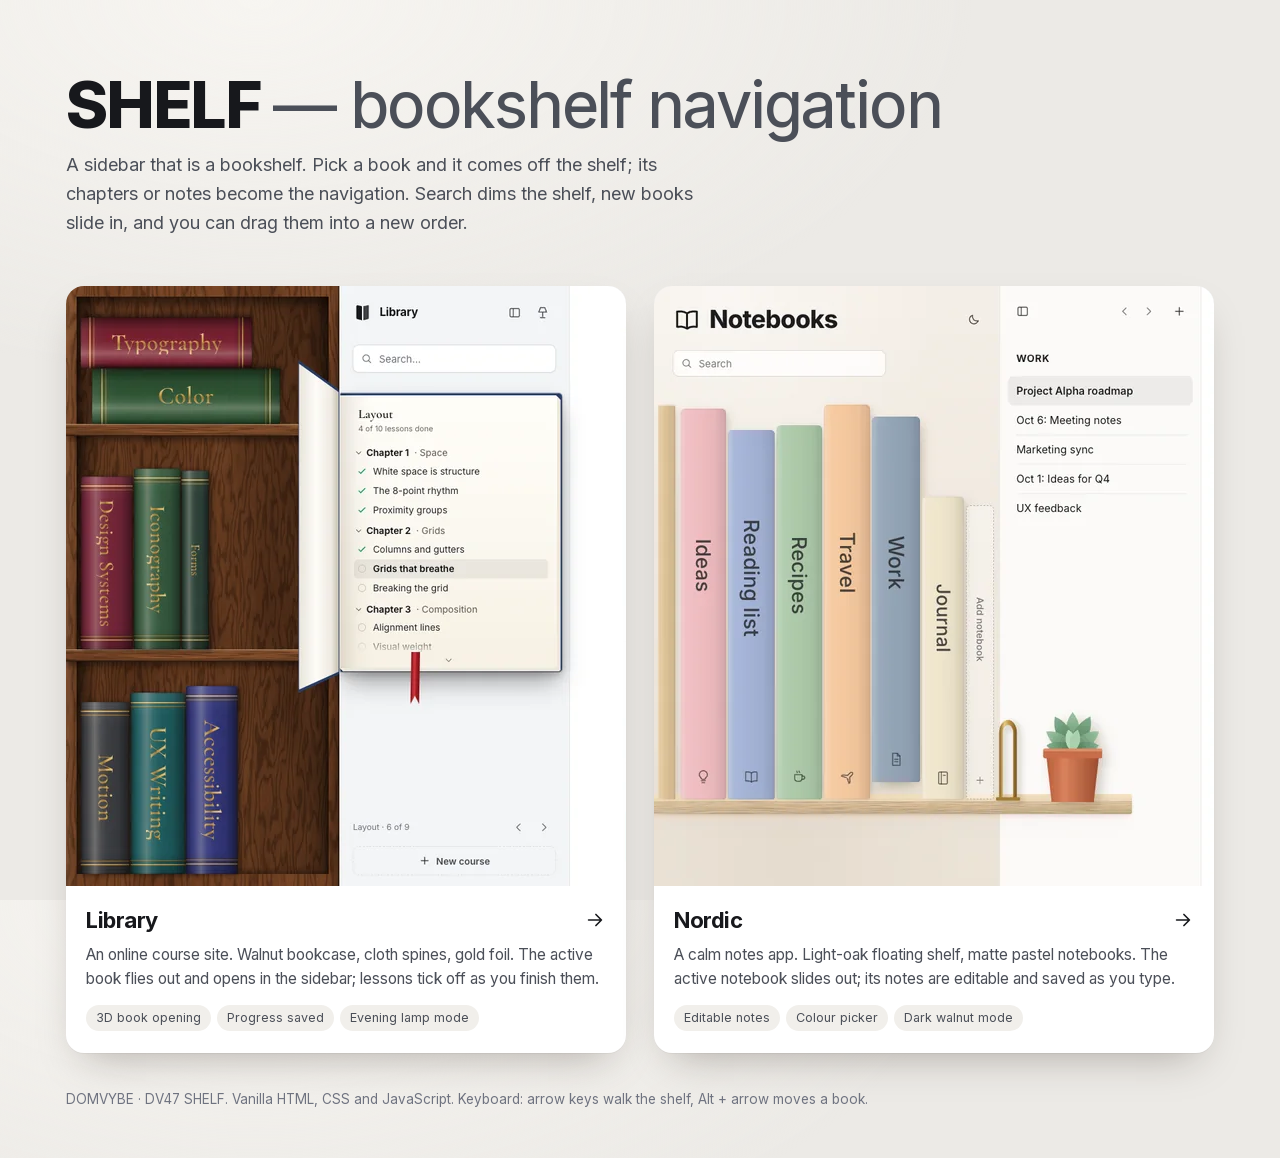
<file: index.html>
<!doctype html>
<html lang="en">
<head>
  <meta charset="utf-8">
  <meta name="viewport" content="width=device-width, initial-scale=1, viewport-fit=cover">
  <title>SHELF · Bookshelf navigation</title>
  <meta name="description" content="SHELF: a sidebar that is a bookshelf. Two looks: Library (walnut, cloth and gold foil) and Nordic (light oak, pastel notebooks).">
  <meta name="color-scheme" content="light">
  <link rel="stylesheet" href="shared/base.css">
  <style>
    :root { --ink: #17181c; --ink-2: #4b4f58; --muted: #6f7380; --bg: #eceae6; --card: #ffffff; --ring: #2563eb; }
    body { overflow: auto; background: radial-gradient(ellipse 80% 60% at 20% 0%, #f7f5f1, transparent 70%), var(--bg); color: var(--ink); min-height: 100%; }
    .wrap { max-width: 1180px; margin: 0 auto; padding: clamp(28px, 6vw, 72px) 16px 48px; }
    h1 { font-size: clamp(32px, 5.4vw, 64px); line-height: 1.02; letter-spacing: -.035em; font-weight: 800; }
    h1 span { font-weight: 450; color: var(--ink-2); }
    .lede { margin-top: 14px; max-width: 58ch; font-size: clamp(16px, 1.6vw, 18px); line-height: 1.6; color: var(--ink-2); }
    .grid { display: grid; grid-template-columns: repeat(auto-fit, minmax(min(100%, 420px), 1fr)); gap: clamp(16px, 2.4vw, 28px); margin-top: clamp(28px, 4vw, 48px); }
    .card { display: flex; flex-direction: column; border-radius: 18px; background: var(--card); color: inherit; text-decoration: none; overflow: hidden;
      box-shadow: 0 1px 0 rgba(0,0,0,.04), 0 18px 40px -18px rgba(40, 30, 20, .35); transition: transform .35s cubic-bezier(.2, 1.2, .4, 1), box-shadow .3s; }
    .card:hover { transform: translateY(-4px); box-shadow: 0 1px 0 rgba(0,0,0,.04), 0 28px 50px -20px rgba(40, 30, 20, .45); }
    .card:focus-visible { outline: 3px solid var(--ring); outline-offset: 4px; border-radius: 18px; }
    .card img { display: block; width: 100%; aspect-ratio: 16 / 10; object-fit: cover; object-position: left top; background: #ddd; }
    .card__b { padding: 18px 20px 22px; }
    .card h2 { font-size: 22px; letter-spacing: -.02em; display: flex; align-items: center; justify-content: space-between; gap: 12px; }
    .card h2 svg { width: 22px; height: 22px; flex: none; transition: transform .3s; }
    .card:hover h2 svg { transform: translateX(4px); }
    .card p { margin-top: 6px; color: var(--ink-2); line-height: 1.55; font-size: 15.5px; }
    .tags { display: flex; flex-wrap: wrap; gap: 6px; margin-top: 14px; }
    .tags li { font-size: 12.5px; padding: 4px 10px; border-radius: 99px; background: #f1efeb; color: var(--ink-2); }
    footer { margin-top: 36px; font-size: 13.5px; color: var(--muted); }
  </style>
</head>
<body>
<main class="wrap">
  <h1>SHELF <span>— bookshelf navigation</span></h1>
  <p class="lede">A sidebar that is a bookshelf. Pick a book and it comes off the shelf; its chapters or notes become the navigation. Search dims the shelf, new books slide in, and you can drag them into a new order.</p>
  <div class="grid">
    <a class="card" href="library/">
      <img src="thumbs/library.webp" width="960" height="600" alt="Library: a walnut bookcase with cloth spines and gold titles; the Layout book lies open in the sidebar beside a lesson called Grids that breathe.">
      <div class="card__b">
        <h2>Library <svg viewBox="0 0 24 24" fill="none" stroke="currentColor" stroke-width="1.8" stroke-linecap="round" stroke-linejoin="round" aria-hidden="true"><path d="M5 12h14M13 6l6 6-6 6"/></svg></h2>
        <p>An online course site. Walnut bookcase, cloth spines, gold foil. The active book flies out and opens in the sidebar; lessons tick off as you finish them.</p>
        <ul class="tags"><li>3D book opening</li><li>Progress saved</li><li>Evening lamp mode</li></ul>
      </div>
    </a>
    <a class="card" href="nordic/">
      <img src="thumbs/nordic.webp" width="960" height="600" alt="Nordic: pastel notebooks on a light-oak floating shelf with a brass bookend and a small plant; the Work notebook's notes list beside an open note.">
      <div class="card__b">
        <h2>Nordic <svg viewBox="0 0 24 24" fill="none" stroke="currentColor" stroke-width="1.8" stroke-linecap="round" stroke-linejoin="round" aria-hidden="true"><path d="M5 12h14M13 6l6 6-6 6"/></svg></h2>
        <p>A calm notes app. Light-oak floating shelf, matte pastel notebooks. The active notebook slides out; its notes are editable and saved as you type.</p>
        <ul class="tags"><li>Editable notes</li><li>Colour picker</li><li>Dark walnut mode</li></ul>
      </div>
    </a>
  </div>
  <footer>DOMVYBE · DV47 SHELF. Vanilla HTML, CSS and JavaScript. Keyboard: arrow keys walk the shelf, Alt + arrow moves a book.</footer>
</main>
</body>
</html>
</file>
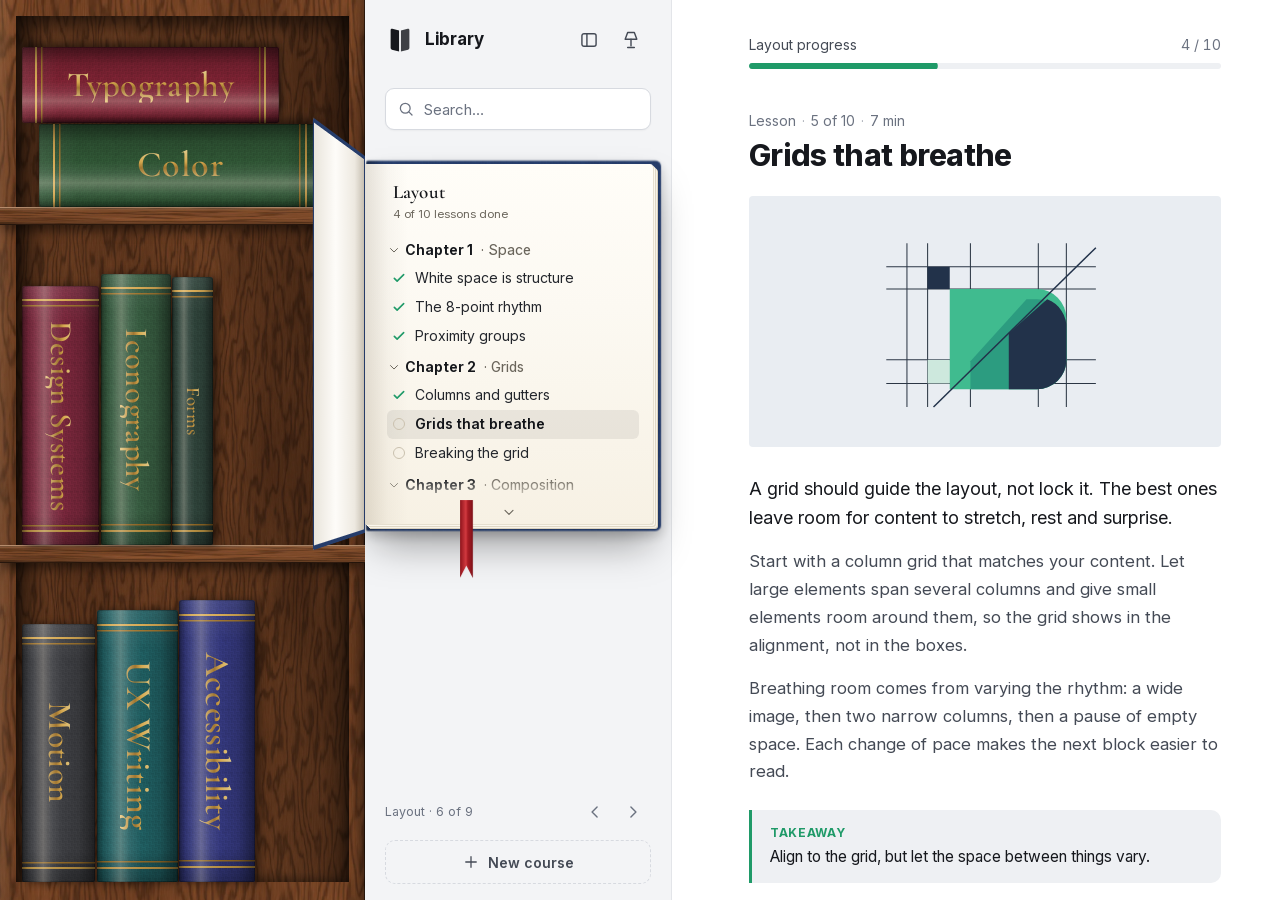
<file: library/index.html>
<!doctype html>
<html lang="en">
<head>
  <meta charset="utf-8">
  <meta name="viewport" content="width=device-width, initial-scale=1, viewport-fit=cover">
  <title>Library · SHELF</title>
  <meta name="description" content="SHELF · Library: a course website whose sidebar is a walnut bookshelf. Pick a book and it opens in the sidebar.">
  <meta name="color-scheme" content="light">
  <link rel="preload" href="../shared/fonts/Inter-var.woff2" as="font" type="font/woff2" crossorigin>
  <link rel="preload" href="../shared/fonts/cormorant-600.woff2" as="font" type="font/woff2" crossorigin>
  <link rel="stylesheet" href="../shared/base.css">
  <link rel="stylesheet" href="library.css">
  <script>try { const t = localStorage.getItem('shelf.library.theme'); document.documentElement.dataset.theme = t === 'dark' ? 'dark' : 'light'; /* the concept's look by default; dark only from the toggle */ } catch (e) { document.documentElement.dataset.theme = 'light'; }</script>
</head>
<body>
<a class="skip" href="#lesson">Skip to lesson</a>
<div class="app" id="app" data-layout="desk">

  <nav class="case" aria-label="Course shelf">
    <h2 class="sr-only" id="shelf-title">Courses</h2>
    <p class="sr-only" id="shelf-help">Arrow keys move between books. Enter opens a book. Alt with an arrow key moves the book along the shelf.</p>
    <div class="case__scene" id="scene"></div>
    <div class="case__light" aria-hidden="true"><i class="lamp"></i></div>
  </nav>

  <aside class="side" aria-label="Course contents">
    <header class="side__top">
      <a class="logo" href="../" aria-label="SHELF home">
        <svg viewBox="0 0 32 32" aria-hidden="true"><path d="M6 5.5c0-1 .8-1.6 1.8-1.4L15 5.8v22.4l-7.6-1.9A1.8 1.8 0 0 1 6 24.6V5.5Z" fill="currentColor"/><path d="M26 5.5c0-1-.8-1.6-1.8-1.4L17 5.8v22.4l7.6-1.9a1.8 1.8 0 0 0 1.4-1.7V5.5Z" fill="currentColor" opacity=".82"/></svg>
        <span class="logo__word">Library</span>
      </a>
      <div class="side__tools">
        <button class="ib" type="button" id="search-toggle" aria-label="Search courses" aria-expanded="false" aria-controls="search-row"></button>
        <button class="ib" type="button" id="rail" aria-label="Collapse shelf to a rail" aria-pressed="false"></button>
        <button class="ib" type="button" id="theme" aria-label="Evening lamp" aria-pressed="false"></button>
        <button class="ib" type="button" id="add-top" aria-label="New course"></button>
      </div>
    </header>

    <div class="search" id="search-row" role="search">
      <label class="sr-only" for="q">Search courses and lessons</label>
      <span class="search__i" aria-hidden="true"></span>
      <input id="q" type="search" placeholder="Search…" autocomplete="off" spellcheck="false" aria-describedby="search-count">
      <button class="search__x" type="button" id="q-clear" aria-label="Clear search" hidden></button>
      <span class="sr-only" id="search-count"></span>
    </div>

    <div class="tome-wrap" id="tome-wrap">
      <div class="tome" id="tome" hidden>
        <div class="tome__body" id="tome-body">
          <div class="tome__back"></div>
          <div class="tome__block"><i></i></div>
          <div class="tome__spine"><span class="tome__spine-t"></span></div>
          <section class="tome__page" id="tome-page" aria-labelledby="tome-title">
            <h2 class="tome__title" id="tome-title"></h2>
            <p class="tome__meta" id="tome-meta"></p>
            <div class="tree-host" id="tree-host"></div>
            <span class="tome__more" aria-hidden="true"></span>
          </section>
          <div class="tome__front" id="tome-front">
            <div class="tome__out"><span class="tome__foil"></span></div>
            <div class="tome__in"></div>
          </div>
          <i class="tome__ribbon" aria-hidden="true"></i>
        </div>
      </div>
      <p class="side__empty" id="side-empty" hidden>Pick a book from the shelf to open its chapters.</p>
    </div>

    <footer class="side__foot">
      <div class="mover" id="mover" role="group" aria-label="Shelf position">
        <span class="mover__l" id="mover-label">Shelf position</span>
        <button class="ib ib--s" type="button" id="move-prev" aria-label="Move book left on the shelf"></button>
        <button class="ib ib--s" type="button" id="move-next" aria-label="Move book right on the shelf"></button>
      </div>
      <button class="add" type="button" id="add"><span class="add__i" aria-hidden="true"></span>New course</button>
    </footer>
  </aside>

  <main class="main" id="lesson" tabindex="-1">
    <div class="progress" id="progress">
      <div class="progress__row"><span id="progress-label">Course progress</span><span id="progress-count" class="progress__n">0 / 0</span></div>
      <div class="progress__bar" role="progressbar" aria-labelledby="progress-label" aria-valuemin="0" aria-valuemax="10" aria-valuenow="0" id="progress-bar"><i id="progress-fill"></i></div>
    </div>
    <article class="lesson" id="article" aria-live="off"></article>
  </main>
</div>

<section class="sheet" id="sheet" aria-label="Chapters">
  <div class="sheet__handle" id="sheet-handle">
    <button class="sheet__grip" type="button" id="sheet-grip" aria-controls="sheet-body"><i class="sheet__bar" aria-hidden="true"></i><span class="sheet__t"><strong id="sheet-title"></strong><span id="sheet-meta"></span></span></button>
    <button class="ib sheet__x" type="button" id="sheet-x" aria-label="Lower the chapters sheet"></button>
  </div>
  <div class="sheet__body" id="sheet-body"></div>
</section>

<div class="pop" id="pop" role="dialog" aria-modal="false" aria-labelledby="pop-t" hidden>
  <form id="pop-form" autocomplete="off">
    <h2 class="pop__t" id="pop-t">New course</h2>
    <label class="pop__l" for="pop-name">Title on the spine</label>
    <input class="pop__in" id="pop-name" maxlength="24" required>
    <div class="pop__row">
      <button class="btn btn--ghost" type="button" id="pop-cancel">Cancel</button>
      <button class="btn" type="submit">Add to shelf</button>
    </div>
  </form>
</div>

<div class="sr-only" aria-live="polite" id="live"></div>
<div class="toast" id="toast" role="status"></div>
<script type="module" src="library.js"></script>
</body>
</html>
</file>
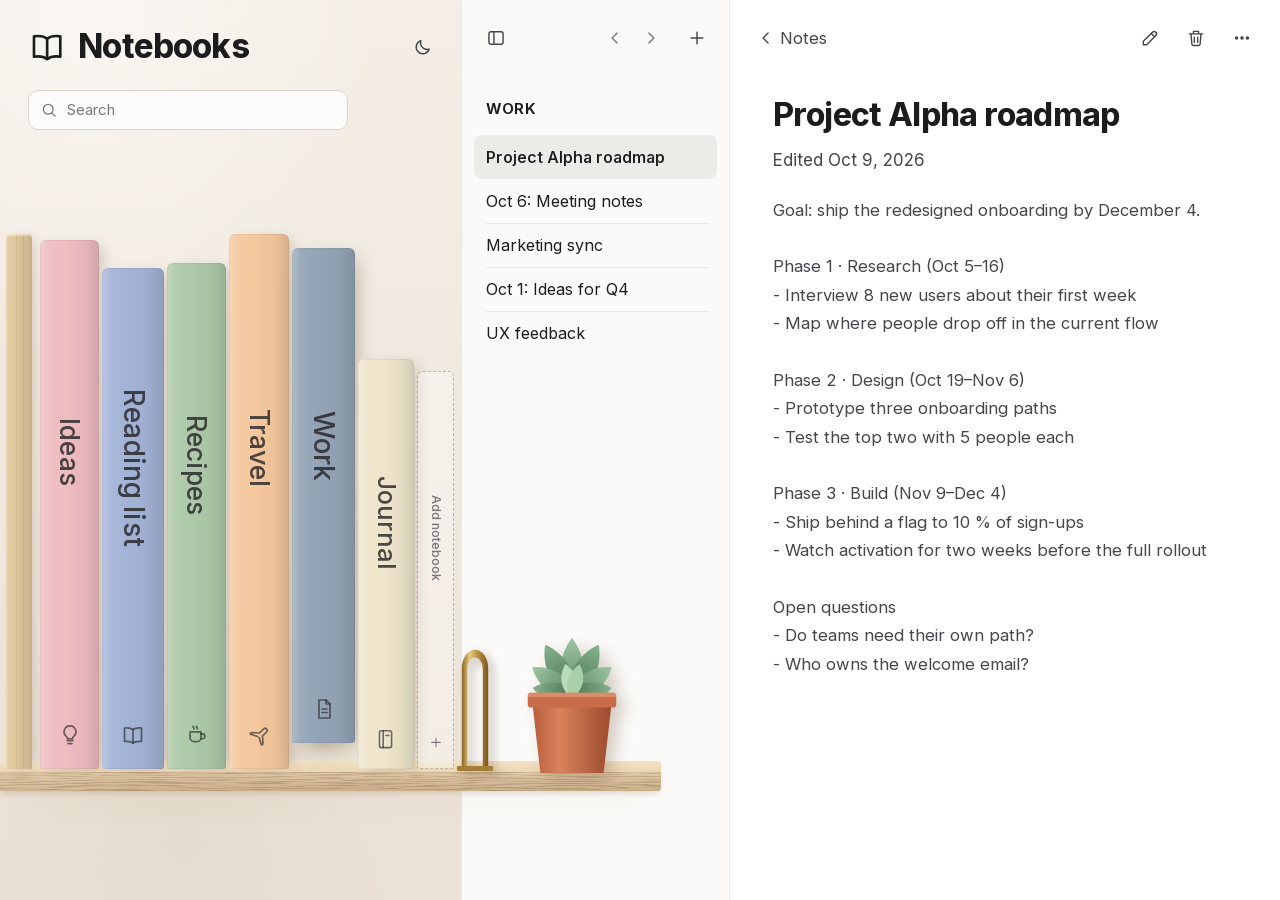
<file: nordic/index.html>
<!doctype html>
<html lang="en">
<head>
  <meta charset="utf-8">
  <meta name="viewport" content="width=device-width, initial-scale=1, viewport-fit=cover">
  <title>Notebooks · SHELF</title>
  <meta name="description" content="SHELF · Nordic: a calm notes app whose sidebar is a light-oak floating shelf of notebooks.">
  <meta name="color-scheme" content="light">
  <link rel="preload" href="../shared/fonts/Inter-var.woff2" as="font" type="font/woff2" crossorigin>
  <link rel="stylesheet" href="../shared/base.css">
  <link rel="stylesheet" href="nordic.css">
  <script>try { const t = localStorage.getItem('shelf.nordic.theme'); document.documentElement.dataset.theme = t === 'dark' ? 'dark' : 'light'; /* the concept's look by default; dark only from the toggle */ } catch (e) { document.documentElement.dataset.theme = 'light'; }</script>
</head>
<body>
<a class="skip" href="#editor">Skip to the note</a>
<div class="app" id="app" data-layout="desk">

  <nav class="wall" aria-label="Notebook shelf">
    <header class="wall__top">
      <a class="wall__title" href="../" aria-label="SHELF home, Notebooks">
        <svg viewBox="0 0 32 32" aria-hidden="true"><path d="M16 9c-2.6-2-6.5-2.7-11-2v17c4.5-.7 8.4 0 11 2 2.6-2 6.5-2.7 11-2V7c-4.5-.7-8.4 0-11 2Z" fill="none" stroke="currentColor" stroke-width="2.2" stroke-linejoin="round"/><path d="M16 9v17" stroke="currentColor" stroke-width="2.2"/></svg>
        <span>Notebooks</span>
      </a>
      <div class="wall__tools">
        <button class="ib" type="button" id="search-toggle" aria-label="Search notebooks" aria-expanded="false" aria-controls="search-row"></button>
        <button class="ib" type="button" id="theme" aria-label="Dark walnut" aria-pressed="false"></button>
        <button class="ib" type="button" id="add-top" aria-label="New notebook"></button>
      </div>
    </header>
    <div class="search" id="search-row" role="search">
      <label class="sr-only" for="q">Search notebooks and notes</label>
      <span class="search__i" aria-hidden="true"></span>
      <input id="q" type="search" placeholder="Search" autocomplete="off" spellcheck="false" aria-describedby="search-count">
      <button class="search__x" type="button" id="q-clear" aria-label="Clear search" hidden></button>
      <span class="sr-only" id="search-count"></span>
    </div>
    <p class="sr-only" id="shelf-help">Arrow keys move between notebooks. Enter opens one. Alt with an arrow key moves it along the shelf.</p>
    <div class="wall__scene" id="scene">
      <div class="decor" aria-hidden="true">
        <div class="upright" id="upright"></div>
        <div class="bookend" id="bookend"><svg viewBox="0 0 60 150" preserveAspectRatio="none"><defs><linearGradient id="brass" x1="0" x2="1"><stop offset="0" stop-color="#8a6526"/><stop offset=".3" stop-color="#e9c97e"/><stop offset=".55" stop-color="#c49a4a"/><stop offset="1" stop-color="#7a561d"/></linearGradient></defs><path d="M8 150V30a22 22 0 0 1 44 0v120h-9V30a13 13 0 0 0-26 0v120Z" fill="url(#brass)"/><rect x="0" y="144" width="60" height="6" rx="2" fill="#a57d36"/></svg></div>
        <div class="plant" id="plant"><svg viewBox="0 0 120 150"><defs>
          <linearGradient id="pot" x1="0" x2="1"><stop offset="0" stop-color="#b85d3b"/><stop offset=".35" stop-color="#d9825c"/><stop offset="1" stop-color="#9a4a2c"/></linearGradient>
          <linearGradient id="leafA" x1="0" y1="1" x2="0" y2="0"><stop offset="0" stop-color="#4f7a5c"/><stop offset="1" stop-color="#9fc6a2"/></linearGradient>
          <linearGradient id="leafB" x1="0" y1="1" x2="0" y2="0"><stop offset="0" stop-color="#3f6a4c"/><stop offset="1" stop-color="#86b28d"/></linearGradient></defs>
          <g transform="translate(60 74)">
            <path d="M0 6 C-15 -12 -13 -38 0 -54 C13 -38 15 -12 0 6Z" fill="url(#leafA)"/>
            <path d="M0 6 C-15 -12 -13 -38 0 -54 C13 -38 15 -12 0 6Z" fill="url(#leafB)" transform="rotate(-28)"/>
            <path d="M0 6 C-15 -12 -13 -38 0 -54 C13 -38 15 -12 0 6Z" fill="url(#leafB)" transform="rotate(28)"/>
            <path d="M0 6 C-14 -10 -12 -32 0 -46 C12 -32 14 -10 0 6Z" fill="url(#leafA)" transform="rotate(-55)"/>
            <path d="M0 6 C-14 -10 -12 -32 0 -46 C12 -32 14 -10 0 6Z" fill="url(#leafA)" transform="rotate(55)"/>
            <path d="M0 6 C-13 -9 -11 -26 0 -38 C11 -26 13 -9 0 6Z" fill="url(#leafB)" transform="rotate(-80)"/>
            <path d="M0 6 C-13 -9 -11 -26 0 -38 C11 -26 13 -9 0 6Z" fill="url(#leafB)" transform="rotate(80)"/>
            <path d="M0 4 C-10 -7 -9 -20 0 -30 C9 -20 10 -7 0 4Z" fill="#b9dbb9" transform="rotate(-12)"/>
            <path d="M0 4 C-10 -7 -9 -20 0 -30 C9 -20 10 -7 0 4Z" fill="#a9cfab" transform="rotate(14)"/>
          </g>
          <path d="M22 78h76l-8 70H30Z" fill="url(#pot)"/><rect x="18" y="72" width="84" height="14" rx="3" fill="#c96d48"/><rect x="18" y="72" width="84" height="4" rx="2" fill="#e39a78" opacity=".7"/>
        </svg></div>
      </div>
    </div>
  </nav>

  <section class="list" aria-labelledby="nb-label">
    <header class="list__top">
      <button class="ib" type="button" id="rail" aria-label="Collapse shelf to a rail" aria-pressed="false"></button>
      <div class="mover" role="group" aria-label="Shelf position">
        <span class="sr-only" id="mover-label"></span>
        <button class="ib ib--s" type="button" id="move-prev" aria-label="Move notebook left on the shelf"></button>
        <button class="ib ib--s" type="button" id="move-next" aria-label="Move notebook right on the shelf"></button>
      </div>
      <button class="ib" type="button" id="new-note" aria-label="New note"></button>
    </header>
    <label class="sr-only" id="nb-label" for="nb-name">Notebook name</label>
    <input class="nb-name" id="nb-name" maxlength="24" autocomplete="off" spellcheck="false">
    <div class="notes-host" id="notes-host"><ul class="notes" id="notes" aria-labelledby="nb-label"></ul></div>
  </section>

  <main class="editor" id="editor" tabindex="-1">
    <header class="editor__top">
      <button class="back" type="button" id="back"><span class="back__i" aria-hidden="true"></span><span>Notes</span></button>
      <div class="editor__tools">
        <button class="ib" type="button" id="edit" aria-label="Edit title"></button>
        <button class="ib" type="button" id="del" aria-label="Delete note"></button>
        <button class="ib" type="button" id="more" aria-label="More actions" aria-haspopup="menu" aria-expanded="false" aria-controls="menu"></button>
      </div>
    </header>
    <div class="note" id="note">
      <label class="sr-only" for="ed-title">Note title</label>
      <textarea class="ed-title" id="ed-title" rows="1" placeholder="Untitled" spellcheck="true"></textarea>
      <p class="ed-date"><span id="ed-date"></span><span class="ed-saved" id="ed-saved" aria-hidden="true">Saved</span></p>
      <label class="sr-only" for="ed-body">Note text</label>
      <textarea class="ed-body" id="ed-body" placeholder="Start writing…" spellcheck="true"></textarea>
    </div>
    <div class="note-empty" id="note-empty" hidden>
      <p>No notes in this notebook yet.</p>
      <button class="btn" type="button" id="empty-new">New note</button>
    </div>
    <ul class="menu" id="menu" role="menu" aria-labelledby="more" hidden></ul>
  </main>
</div>

<section class="sheet" id="sheet" aria-label="Notes">
  <div class="sheet__handle" id="sheet-handle">
    <button class="sheet__grip" type="button" id="sheet-grip" aria-controls="sheet-body"><i class="sheet__bar" aria-hidden="true"></i><span class="sheet__t"><strong id="sheet-title"></strong><span id="sheet-meta"></span></span></button>
    <button class="ib sheet__x" type="button" id="sheet-x" aria-label="Lower the notes sheet"></button>
  </div>
  <div class="sheet__body" id="sheet-body"></div>
  <button class="fab" type="button" id="fab" aria-label="New note"></button>
</section>

<div class="pop" id="pop" role="dialog" aria-modal="false" aria-labelledby="pop-t" hidden>
  <form id="pop-form" autocomplete="off">
    <h2 class="pop__t" id="pop-t">New notebook</h2>
    <label class="pop__l" for="pop-name">Name</label>
    <input class="pop__in" id="pop-name" maxlength="24" required>
    <fieldset class="swatches">
      <legend class="pop__l">Colour</legend>
      <div class="swatches__row" id="swatches" role="radiogroup" aria-label="Colour"></div>
    </fieldset>
    <div class="pop__row">
      <button class="btn btn--ghost" type="button" id="pop-cancel">Cancel</button>
      <button class="btn" type="submit">Add to shelf</button>
    </div>
  </form>
</div>

<div class="sr-only" aria-live="polite" id="live"></div>
<div class="toast" id="toast" role="status"></div>
<script type="module" src="nordic.js"></script>
</body>
</html>
</file>
<file: shared/base.css>
/* SHELF: shared base. Fonts are self-hosted (SIL OFL: Inter, Cormorant Garamond). */
@font-face { font-family: 'Inter'; src: url('fonts/Inter-var.woff2') format('woff2'); font-weight: 100 900; font-display: swap; }
@font-face { font-family: 'Cormorant'; src: url('fonts/cormorant-500.woff2') format('woff2'); font-weight: 500; font-display: swap; }
@font-face { font-family: 'Cormorant'; src: url('fonts/cormorant-600.woff2') format('woff2'); font-weight: 600 700; font-display: swap; }

*, *::before, *::after { box-sizing: border-box; }
html, body { height: 100%; margin: 0; }
body {
  font-family: 'Inter', system-ui, -apple-system, 'Segoe UI', sans-serif;
  font-size: 16px; line-height: 1.5; -webkit-font-smoothing: antialiased; text-rendering: optimizeLegibility;
  overflow: hidden;
}
button, input, textarea, select { font: inherit; color: inherit; }
button { background: none; border: 0; padding: 0; cursor: pointer; }
a { color: inherit; }
ul, ol { margin: 0; padding: 0; list-style: none; }
h1, h2, h3, p { margin: 0; }
svg { display: block; }
[hidden] { display: none !important; }

.sr-only { position: absolute !important; width: 1px; height: 1px; padding: 0; margin: -1px; overflow: hidden; clip: rect(0 0 0 0); white-space: nowrap; border: 0; }
.skip { position: absolute; left: 12px; top: -60px; z-index: 100; padding: 10px 14px; border-radius: 10px; background: var(--ink, #111); color: var(--paper, #fff); text-decoration: none; font-weight: 600; }
.skip:focus { top: 12px; }

:focus-visible { outline: 2.5px solid var(--ring, #2563eb); outline-offset: 2px; border-radius: 6px; }

/* icon button: 40 px on a mouse, 44 px on touch */
.ib { display: inline-grid; place-items: center; width: 40px; height: 40px; border-radius: 10px; color: var(--icon, currentColor); transition: background-color .15s, color .15s; }
.ib svg { width: 20px; height: 20px; }
@media (hover: hover) { .ib:hover { background: var(--hover, rgba(0,0,0,.06)); } }
@media (pointer: coarse) { .ib { width: 44px; height: 44px; } }

/* the live dot from _studio/live_server.py must not sit on top of the UI in screenshots */
body > div[style*="2147483647"] { opacity: .5; }

/* toast */
.toast { position: fixed; left: 50%; bottom: 24px; z-index: 60; transform: translate(-50%, 140%); display: flex; align-items: center; gap: 14px;
  padding: 10px 10px 10px 16px; border-radius: 12px; background: #1d1d1f; color: #fff; font-size: 14px; box-shadow: 0 12px 30px rgba(0,0,0,.25);
  transition: transform .38s cubic-bezier(.2,.9,.3,1.15), opacity .2s; opacity: 0; pointer-events: none; }
.toast.on { transform: translate(-50%, 0); opacity: 1; pointer-events: auto; }
.toast button { padding: 8px 12px; min-height: 36px; border-radius: 8px; background: rgba(255,255,255,.14); font-weight: 600; }

@media (prefers-reduced-motion: reduce) {
  *, *::before, *::after { animation-duration: 1ms !important; animation-iteration-count: 1 !important; transition-duration: 1ms !important; scroll-behavior: auto !important; }
}
@media (pointer: coarse) { .ib.ib--s { width: 44px; height: 44px; } .back { min-height: 44px; } }
</file>
<file: library/library.css>
/* SHELF · Library
   tokens: primitive → semantic → component. Light = daylight study; dark = evening lamp. */
:root {
  /* primitives */
  --walnut-900: #24130a; --walnut-700: #4a2a17; --walnut-500: #7a4a2a;
  --gold-hi: #f8e5a6; --gold: #d4a64c; --gold-lo: #9c7028;
  --paper-50: #fcf9f2; --paper-200: #efe8d8; --paper-400: #ddd3bf;
  --green-600: #1f9a68; --ink-900: #15171c;

  /* semantic: light */
  --bg-side: #f3f4f6; --bg-main: #ffffff; --ink: #16181d; --ink-2: #444a55; --muted: #6b7280; --line: #e3e5e9;
  --field: #ffffff; --field-line: #d7dae0; --pill: #eef0f3; --accent: var(--green-600); --ring: #2563eb; --hover: rgba(15, 23, 42, .06);
  --paper: var(--paper-50); --paper-ink: #15171b; --paper-muted: #6a655b; --sheet: #ffffff;
  --a-bg: #e9edf2; --a-ink: #22324a; --a-line: #2b3644; --a-teal: #40bb8f; --a-teal2: #2b9a7f; --a-mint: #cde8dd; --a-soft: #c8d1db; --a-warm: #f2b878; --a-card: #ffffff;
  --case-dark: 0;

  /* component */
  --case-w: clamp(280px, 28.5vw, 440px);
  --side-w: clamp(260px, 24vw, 360px);
  --frame: 16px;
  --strip-h: clamp(150px, 23vh, 206px);
  color-scheme: light;
}
:root[data-theme="dark"] {
  --bg-side: #232327; --bg-main: #1b1b1e; --ink: #edebe7; --ink-2: #c3bfb8; --muted: #9b968e; --line: #34343a;
  --field: #2c2c31; --field-line: #3e3e45; --pill: #2d2d32; --accent: #3cc58f; --ring: #8fb3ff; --hover: rgba(255, 255, 255, .07);
  --paper: #f1e7d3; --paper-ink: #2a2620; --paper-muted: #7d7365; --sheet: #26262a;
  --a-bg: #2a2e35; --a-ink: #e3e9f0; --a-line: #8a95a3; --a-teal: #43c497; --a-teal2: #35a988; --a-mint: #2d5c4f; --a-soft: #47505c; --a-warm: #d9965a; --a-card: #353a43;
  --case-dark: 1;
  color-scheme: dark;
}

body { background: var(--bg-main); color: var(--ink); }

/* ------------------------------------------------------------------ frame */
.app { display: grid; height: 100vh; height: 100dvh; grid-template-columns: var(--case-w) var(--side-w) minmax(0, 1fr); grid-template-areas: "case side main"; }
.case { grid-area: case; }
.side { grid-area: side; }
.main { grid-area: main; }
.app[data-layout="rail"] { --case-w: 78px; --side-w: clamp(270px, 31vw, 340px); }

/* ------------------------------------------------------------------ the bookcase */
.case {
  position: relative; z-index: 1; min-width: 0; --ring: #f6cd6a; user-select: none; -webkit-user-select: none;
  background:
    linear-gradient(90deg, rgba(255, 225, 190, .10), rgba(0, 0, 0, 0) 4%, rgba(0, 0, 0, 0) 96%, rgba(0, 0, 0, .35)),
    url(../shared/tex/walnut_v.webp) 30% 0 / 160% auto, var(--walnut-700);
  box-shadow: inset -1px 0 0 rgba(0, 0, 0, .5), 4px 0 18px rgba(0, 0, 0, .18);
}
.case::before { /* the recessed back panel */
  content: ''; position: absolute; inset: var(--frame) var(--frame) 18px var(--frame);
  background:
    linear-gradient(90deg, rgba(0, 0, 0, .55), rgba(0, 0, 0, .18) 9%, rgba(0, 0, 0, .12) 50%, rgba(0, 0, 0, .3) 92%, rgba(0, 0, 0, .55)),
    url(../shared/tex/walnut_v.webp) 70% 40% / 130% auto, var(--walnut-900);
  box-shadow: inset 0 10px 18px rgba(0, 0, 0, .55), inset 0 -4px 10px rgba(0, 0, 0, .35);
}
.case__scene {
  position: absolute; inset: var(--frame) var(--frame) 18px var(--frame);
}
.board {
  position: absolute; left: calc(var(--frame) * -1); right: calc(var(--frame) * -1); top: 0;
  background: linear-gradient(180deg, rgba(255, 228, 196, .22), rgba(255, 228, 196, 0) 22%, rgba(0, 0, 0, 0) 70%, rgba(0, 0, 0, .35)),
    url(../shared/tex/walnut_h.webp) 0 50% / 1600px 100%, var(--walnut-500);
  box-shadow: 0 7px 12px -2px rgba(0, 0, 0, .55), inset 0 1px 0 rgba(255, 230, 200, .28), inset 0 -1px 0 rgba(0, 0, 0, .5);
}

.books { position: absolute; left: 0; top: 0; width: 100%; height: 100%; user-select: none; -webkit-user-select: none; }
.slot { position: absolute; left: 0; top: 0; transform-origin: 0 0; transition: transform .68s cubic-bezier(.22, 1.12, .36, 1); }
.slot.is-flat { transition-duration: .76s; }
.slot.is-entering { transition: transform .9s cubic-bezier(.2, 1.05, .3, 1); }
.slot.is-leaving { transition: transform .4s cubic-bezier(.5, 0, .8, .4), opacity .35s; pointer-events: none; }
.books.no-anim .slot, .slot.is-dragging { transition: none; }
.slot.is-dragging { z-index: 20; }

.book {
  position: absolute; inset: 0; width: 100%; height: 100%; display: block; container-type: size;
  -webkit-tap-highlight-color: transparent; user-select: none; -webkit-user-select: none; -webkit-touch-callout: none; touch-action: manipulation;
}
.book:focus-visible { outline: 3px solid var(--ring); outline-offset: 3px; border-radius: 4px; }
.slot.is-dragging .book { cursor: grabbing; }
.book__lift { position: absolute; inset: 0; transform-style: preserve-3d; transform-origin: 50% 100%; transition: transform .4s cubic-bezier(.2, 1.35, .4, 1), opacity .25s; }

/* faces */
.book__spine {
  position: absolute; inset: 0; overflow: hidden; border-radius: 3px 3px 2px 2px; backface-visibility: hidden;
  background: url(../shared/tex/cloth.png) 0 0 / 96px 96px, var(--c);
  background-blend-mode: overlay;
  box-shadow: 4px 1px 8px rgba(0, 0, 0, .5), inset 0 0 0 1px rgba(0, 0, 0, .28);
  transition: box-shadow .25s;
}
.book__spine::after { /* the round of the spine: a soft sheen a third of the way in, shadow at both edges */
  content: ''; position: absolute; inset: 0; pointer-events: none;
  background:
    linear-gradient(90deg, rgba(0, 0, 0, .46) 0%, rgba(0, 0, 0, .12) 7%, rgba(255, 255, 255, .06) 16%, rgba(255, 245, 230, .26) 29%, rgba(255, 255, 255, .08) 41%, rgba(255, 255, 255, 0) 55%, rgba(0, 0, 0, .12) 78%, rgba(0, 0, 0, .48) 100%),
    linear-gradient(180deg, rgba(255, 255, 255, .08), rgba(0, 0, 0, 0) 14%, rgba(0, 0, 0, 0) 88%, rgba(0, 0, 0, .28));
}
.book__bands { position: absolute; inset: 0; pointer-events: none;
  background:
    linear-gradient(var(--gold), var(--gold)) 0 calc(5% + 0px) / 100% 2px no-repeat,
    linear-gradient(var(--gold-lo), var(--gold-lo)) 0 calc(5% + 6px) / 100% 1.5px no-repeat,
    linear-gradient(var(--gold-lo), var(--gold-lo)) 0 calc(95% - 6px) / 100% 1.5px no-repeat,
    linear-gradient(var(--gold), var(--gold)) 0 95% / 100% 2px no-repeat;
}
.book__title, .book__abbr {
  position: absolute; left: 50%; top: 50%; transform: translate(-50%, -50%) rotate(90deg); white-space: nowrap; pointer-events: none;
  font-family: 'Cormorant', Georgia, serif; font-weight: 600; letter-spacing: .01em; line-height: 1;
  background: linear-gradient(180deg, var(--gold-hi) 0%, var(--gold) 42%, var(--gold-lo) 58%, #e9c779 100%);
  -webkit-background-clip: text; background-clip: text; color: transparent;
}
.book__title { font-size: clamp(11px, min(46cqw, calc((100cqh - 64px) / (var(--len) * .45))), 36px); }
.book__abbr { display: none; font-size: clamp(13px, 52cqw, 18px); letter-spacing: .04em; }
.book__cover { position: absolute; top: 0; left: 100%; width: 66cqh; height: 100%; transform-origin: 0 50%; transform: rotateY(90deg); backface-visibility: hidden;
  background: linear-gradient(90deg, rgba(0, 0, 0, .25), rgba(0, 0, 0, .05) 20%, rgba(0, 0, 0, .35)), url(../shared/tex/cloth.png) 0 0 / 96px 96px, var(--c); background-blend-mode: normal, overlay; border-radius: 0 3px 3px 0; }
.book__cover-t { position: absolute; left: 50%; top: 22%; transform: translateX(-50%); font: 600 13px/1 'Cormorant', serif; color: var(--gold); white-space: nowrap; opacity: .9; }
.book__back { position: absolute; top: 0; right: 100%; width: 66cqh; height: 100%; transform-origin: 100% 50%; transform: rotateY(-90deg); backface-visibility: hidden; background: var(--c); filter: brightness(.6); }
.book__top { position: absolute; left: 0; bottom: 100%; width: 100%; height: 34cqh; transform-origin: 50% 100%; transform: rotateX(90deg); backface-visibility: hidden;
  background: repeating-linear-gradient(90deg, #efe6d2 0 1px, #d9ceb6 1px 2px), #e9dfc9; box-shadow: inset 2px 0 0 var(--c), inset -2px 0 0 var(--c); }
/* page tops only show when a book is tipped out (hover, drag): at rest the shelf reads head-on, as in the concept */
.book__top, .book__cover, .book__back { opacity: 0; transition: opacity .2s; }
.book:hover .book__top, .book:focus-visible .book__top, .slot.is-dragging .book__top, .slot.is-dragging .book__cover, .slot.is-dragging .book__back, .book:hover .book__cover, .book:hover .book__back { opacity: 1; }
.book__dim { position: absolute; inset: 0; background: #6f6862; opacity: 0; transition: opacity .3s; pointer-events: none; }

/* states */
@media (hover: hover) {
  .slot:not(.is-dragging):not(.is-flat):not(.is-out) .book:hover .book__lift { transform: perspective(760px) translateZ(16px) translateY(-5px) rotateX(-9deg) rotateZ(-5deg); }
  .slot:not(.is-dragging).is-flat:not(.is-out) .book:hover .book__lift { transform: perspective(760px) translateZ(12px) translateX(5px); }
  .slot:not(.is-dragging):not(.is-out) .book:hover .book__spine { box-shadow: 10px 6px 16px rgba(0, 0, 0, .55), inset 0 0 0 1px rgba(0, 0, 0, .28); }
}
.slot:not(.is-out) .book:focus-visible .book__lift { transform: translateY(-3px); }
.slot.is-out .book__lift { transform: perspective(760px) translateZ(70px) translateY(-8px); opacity: 0; transition: transform .3s cubic-bezier(.3, .7, .3, 1), opacity .16s linear .14s; }
.slot.is-dragging .book__lift { transform: perspective(760px) translateZ(36px) scale(1.04); }
.slot.is-dragging .book__spine { box-shadow: 14px 16px 26px rgba(0, 0, 0, .55), inset 0 0 0 1px rgba(0, 0, 0, .3); }
.slot.is-dim .book__dim { opacity: .68; }
.slot.is-match .book__spine { box-shadow: 0 0 0 2px #f4d27c, 0 0 20px 2px rgba(244, 210, 124, .5), 4px 1px 8px rgba(0, 0, 0, .5); }

/* rail: books lie in a narrow column and show their initials */
.case__scene[data-mode="rail"] { inset: 12px 8px 12px 8px; overflow-x: hidden; overflow-y: auto; scrollbar-width: none; }
.case__scene[data-mode="rail"]::-webkit-scrollbar { display: none; }
.case__scene[data-mode="rail"] .book__title { display: none; }
.case__scene[data-mode="rail"] .book__abbr { display: block; }
.case__scene[data-mode="rail"] .book__bands { background-size: 100% 1.5px; }
.app[data-layout="rail"] .case { --frame: 8px; }
.app[data-layout="rail"] .tome { left: 34px; }   /* the open cover must not hide the rail */
.app[data-layout="rail"] .case::before { inset: 8px; }

/* evening lamp: the case darkens and a brass picture light warms the middle shelf */
.case__light { position: absolute; inset: 0; pointer-events: none; z-index: 2; opacity: 0; transition: opacity .8s; }
.case__light::before { content: ''; position: absolute; inset: 0;
  background: radial-gradient(ellipse 78% 44% at 36% calc(var(--b0, 30%) + 20%), rgba(255, 196, 120, .06) 0%, rgba(40, 20, 8, .30) 34%, rgba(14, 8, 3, .66) 66%, rgba(8, 5, 2, .82) 100%); }
.case__light::after { content: ''; position: absolute; inset: 0;
  background: radial-gradient(ellipse 54% 26% at 34% calc(var(--b0, 30%) + 9%), rgba(255, 170, 84, .30), rgba(255, 140, 60, .10) 50%, transparent 74%); }
.lamp { position: absolute; left: 14%; width: 46%; top: var(--b0, 30%); height: 9px; border-radius: 2px 2px 6px 6px; z-index: 3; opacity: 0; transition: opacity .6s;
  background: linear-gradient(180deg, #f6dc9a, #b8873a 60%, #7d5520); box-shadow: 0 2px 4px rgba(0, 0, 0, .5), 0 8px 26px 6px rgba(255, 190, 110, .55); }
.lamp::before { content: ''; position: absolute; left: 50%; top: -14px; width: 4px; height: 14px; transform: translateX(-50%); background: linear-gradient(90deg, #8a6024, #d9b46a, #8a6024); }
:root[data-theme="dark"] .case__light, :root[data-theme="dark"] .lamp { opacity: 1; }
.app[data-layout="rail"] .lamp, .app[data-layout="phone"] .lamp { display: none; }

/* ------------------------------------------------------------------ sidebar */
.side { position: relative; z-index: 3; display: flex; flex-direction: column; min-width: 0; min-height: 0; padding: 16px 20px 16px; background: var(--bg-side); border-right: 1px solid var(--line); }
.side__top { display: flex; align-items: center; justify-content: space-between; min-height: 48px; }
.logo { display: inline-flex; align-items: center; gap: 10px; color: var(--ink); text-decoration: none; border-radius: 8px; padding: 4px 4px 4px 0; }
.logo svg { width: 30px; height: 30px; }
.logo__word { font-weight: 700; font-size: 17px; letter-spacing: -.01em; }
.side__tools { display: flex; gap: 2px; color: var(--ink-2); }
#search-toggle, #add-top { display: none; }

.search { position: relative; margin: 24px 0 20px; }
.search input { width: 100%; height: 42px; padding: 0 40px 0 38px; border-radius: 9px; border: 1px solid var(--field-line); background: var(--field); font-size: 15px; color: var(--ink);
  box-shadow: 0 1px 2px rgba(0, 0, 0, .04); transition: border-color .15s, box-shadow .15s; -webkit-appearance: none; appearance: none; }
.search input::placeholder { color: var(--muted); }
.search input::-webkit-search-cancel-button { display: none; }
.search input:focus { outline: none; border-color: var(--ring); box-shadow: 0 0 0 3px color-mix(in srgb, var(--ring) 22%, transparent); }
.search__i { position: absolute; left: 12px; top: 50%; transform: translateY(-50%); color: var(--muted); pointer-events: none; }
.search__i svg { width: 18px; height: 18px; }
.search__x { position: absolute; right: 2px; top: 50%; transform: translateY(-50%); width: 38px; height: 38px; display: grid; place-items: center; color: var(--muted); border-radius: 8px; }
.search__x svg { width: 16px; height: 16px; }

/* ------------------------------------------------------------------ the open book */
.tome-wrap { position: relative; flex: 1; min-height: 0; perspective: 2300px; perspective-origin: 18% 42%; }
.side__empty { position: absolute; left: 0; right: 0; top: 30%; padding: 0 18px; text-align: center; color: var(--muted); font-size: 14px; }
.tome { position: absolute; left: -20px; top: 14px; width: var(--tw, 260px); height: var(--th, 330px); transform-style: preserve-3d; }
.tome__body { position: absolute; inset: 0; transform-style: preserve-3d; transform-origin: 50% 50%; }
.tome__back { position: absolute; inset: -8px -12px -9px 0; border-radius: 2px 6px 6px 2px; transform: translateZ(calc(var(--tt, 26px) * -1));
  background: linear-gradient(90deg, rgba(0, 0, 0, .3), rgba(0, 0, 0, 0) 6%), url(../shared/tex/cloth.png) 0 0 / 96px 96px, var(--c); background-blend-mode: normal, overlay;
  box-shadow: 0 22px 38px -8px rgba(0, 0, 0, .35), 0 5px 12px rgba(0, 0, 0, .2); }
.tome__block { display: none; }
.tome__spine { position: absolute; left: 0; top: -6px; bottom: -7px; width: var(--tt, 26px); transform-origin: 0 50%; transform: translateZ(calc(var(--tt, 26px) * -1)) rotateY(-90deg); backface-visibility: hidden;
  background: linear-gradient(90deg, rgba(0, 0, 0, .4), rgba(255, 255, 255, .14) 35%, rgba(0, 0, 0, .35)), url(../shared/tex/cloth.png) 0 0 / 96px 96px, var(--c); background-blend-mode: normal, overlay; }
.tome__spine-t { position: absolute; left: 50%; top: 50%; transform: translate(-50%, -50%) rotate(90deg); white-space: nowrap; font: 600 18px/1 'Cormorant', serif; color: var(--gold); }
.tome__page {
  position: absolute; inset: 0; display: flex; flex-direction: column; padding: 18px 12px 20px 22px; border-radius: 0 3px 3px 0;
  background: linear-gradient(90deg, rgba(70, 50, 20, .14), rgba(70, 50, 20, .035) 8%, rgba(0, 0, 0, 0) 15%), linear-gradient(180deg, #fffdf8, var(--paper) 40%, #f7f1e4);
  box-shadow: 1px 1px 0 #e6dfcf, 2px 2px 0 #fbf7ee, 3px 3px 0 #e0d8c6, 4px 4px 0 #f7f2e7, 5px 5px 0 #d9d0bd, 6px 6px 0 rgba(0, 0, 0, .06);
  color: var(--paper-ink); --ring: #2563eb;
}
.tome__title { font: 600 19px/1.1 'Cormorant', Georgia, serif; letter-spacing: .01em; color: var(--paper-ink); padding-left: 6px; }
.tome__meta { margin: 3px 0 8px; padding-left: 6px; font-size: 11.5px; color: var(--paper-muted); }
.linkbtn { color: #9b2c2c; text-decoration: underline; text-underline-offset: 2px; font-size: inherit; padding: 6px 0; }
.tree-host { flex: 1; min-height: 0; overflow-y: auto; overscroll-behavior: contain; scrollbar-width: thin; scrollbar-color: rgba(0, 0, 0, .18) transparent; padding: 2px 6px 18px 0; margin-right: -4px;
  -webkit-mask-image: linear-gradient(180deg, #000 calc(100% - 26px), transparent); mask-image: linear-gradient(180deg, #000 calc(100% - 26px), transparent); }
.tome__more { position: absolute; left: 50%; bottom: 4px; transform: translateX(-50%); color: var(--paper-muted); }
.tome__more svg { width: 16px; height: 16px; }
.tome__front { position: absolute; inset: -8px -12px -9px 0; transform-origin: 0 50%; transform-style: preserve-3d;
  transform: translateZ(1px) rotateY(0deg); transition: transform .68s cubic-bezier(.3, 1.22, .45, 1); }
.tome.is-open .tome__front { transform: translateZ(1px) rotateY(-97deg); }
.tome:not(.is-open) .tome__front { transition-duration: .34s; transition-timing-function: cubic-bezier(.5, 0, .6, 1); }
.tome__out { position: absolute; inset: 0; backface-visibility: hidden; border-radius: 2px 6px 6px 2px;
  background:
    linear-gradient(var(--gold), var(--gold)) 50% 9% / 62% 2px no-repeat, linear-gradient(var(--gold-lo), var(--gold-lo)) 50% calc(9% + 6px) / 62% 1.5px no-repeat,
    linear-gradient(var(--gold-lo), var(--gold-lo)) 50% calc(91% - 6px) / 62% 1.5px no-repeat, linear-gradient(var(--gold), var(--gold)) 50% 91% / 62% 2px no-repeat,
    linear-gradient(90deg, rgba(0, 0, 0, .35), rgba(255, 255, 255, .06) 5%, rgba(0, 0, 0, 0) 12%, rgba(0, 0, 0, .15)),
    url(../shared/tex/cloth.png) 0 0 / 96px 96px, var(--c);
  background-blend-mode: normal, normal, normal, normal, normal, overlay; }
.tome__foil { position: absolute; left: 0; right: 0; top: 32%; text-align: center; font: 600 28px/1.1 'Cormorant', serif; padding: 0 16px;
  background: linear-gradient(180deg, var(--gold-hi), var(--gold) 45%, var(--gold-lo) 60%, #e9c779); -webkit-background-clip: text; background-clip: text; color: transparent; }
.tome__in { position: absolute; inset: 0; transform: rotateY(180deg); backface-visibility: hidden; border-radius: 6px 2px 2px 6px;
  background: linear-gradient(270deg, rgba(60, 40, 10, .30), rgba(60, 40, 10, .08) 22%, rgba(255, 255, 255, .5) 60%, rgba(60, 40, 10, .1)), var(--paper);
  box-shadow: inset 0 0 0 4px var(--c); }
.tome__ribbon { position: absolute; left: 33%; top: calc(100% - 24px); width: 13px; height: 78px; transform: translateZ(.5px); transform-origin: 50% 0;
  background: linear-gradient(90deg, #8f141c, #d23a40 45%, #a81c24 60%, #7d1118); clip-path: polygon(0 0, 100% 0, 100% 100%, 50% 84%, 0 100%); opacity: 0; transition: opacity .2s; }
.tome.is-open .tome__ribbon { opacity: 1; transition: opacity .3s .4s; animation: ribbon 1.6s .45s cubic-bezier(.3, .6, .4, 1) both; }
@keyframes ribbon { 0% { transform: translateZ(.5px) rotate(14deg); } 35% { transform: translateZ(.5px) rotate(-8deg); } 65% { transform: translateZ(.5px) rotate(3.5deg); } 100% { transform: translateZ(.5px) rotate(0deg); } }
.tome.no-anim *, .tome.no-anim { transition: none !important; animation: none !important; }

/* chapter tree */
.tree { font-size: 14px; line-height: 1.3; }
.ch { border-radius: 6px; }
.ch:focus-visible { outline-offset: -2px; }
.ch__t { display: flex; align-items: center; gap: 4px; padding: 8px 4px 4px 0; font-weight: 650; color: var(--paper-ink); cursor: pointer; min-width: 0; }
.ch__chev { width: 14px; height: 14px; flex: none; color: var(--paper-muted); transition: transform .2s; }
.ch__chev svg { width: 14px; height: 14px; }
.ch[aria-expanded="false"] > .ch__t .ch__chev { transform: rotate(-90deg); }
.ch[aria-expanded="false"] > [role="group"] { display: none; }
.ch__n { flex: none; }
.ch__name { font-weight: 450; color: var(--paper-muted); overflow: hidden; text-overflow: ellipsis; white-space: nowrap; padding-left: 4px; }
.ch__name::before { content: '· '; }
.ls { display: flex; align-items: center; gap: 8px; min-height: 29px; padding: 5px 8px 5px 4px; border-radius: 6px; color: #23262c; text-decoration: none; transition: background-color .15s, opacity .2s; }
@media (hover: hover) { .ls:hover { background: rgba(0, 0, 0, .045); } }
.ls[aria-current="page"] { background: rgba(28, 30, 36, .075); color: #111318; font-weight: 600; }
.ls__tick { width: 16px; height: 16px; flex: none; display: grid; place-items: center; color: #1f9a68; }
.ls__tick svg { width: 16px; height: 16px; stroke-width: 2.4; stroke-dasharray: 24; stroke-dashoffset: 0; transition: stroke-dashoffset .4s cubic-bezier(.4, 0, .2, 1); }
.ls:not(.is-done) .ls__tick { width: 12px; height: 12px; margin: 0 2px; border: 1.5px solid #c9c0ae; border-radius: 50%; }
.ls:not(.is-done) .ls__tick svg { display: none; }
.ls.just-done .ls__tick svg { animation: tick .45s cubic-bezier(.4, 0, .2, 1); }
@keyframes tick { from { stroke-dashoffset: 24; } to { stroke-dashoffset: 0; } }
.ls__t { min-width: 0; overflow: hidden; text-overflow: ellipsis; white-space: nowrap; }
.ls mark { background: #fbe08a; color: inherit; border-radius: 2px; padding: 0 1px; }
.ls.is-miss { opacity: .38; }

/* footer */
.side__foot { display: flex; flex-direction: column; gap: 10px; padding-top: 10px; }
.mover { display: flex; align-items: center; gap: 2px; font-size: 12.5px; color: var(--muted); }
.mover__l { flex: 1; min-width: 0; overflow: hidden; text-overflow: ellipsis; white-space: nowrap; }
.ib--s { width: 36px; height: 36px; }
.ib:disabled { opacity: .35; cursor: default; }
.add { display: flex; align-items: center; justify-content: center; gap: 8px; height: 44px; border-radius: 10px; border: 1.5px dashed var(--field-line); color: var(--ink-2); font-weight: 600; font-size: 14px; transition: border-color .15s, background-color .15s; }
.add svg { width: 18px; height: 18px; }
@media (hover: hover) { .add:hover { border-color: var(--muted); background: var(--hover); } }

/* ------------------------------------------------------------------ main: the lesson */
.main { position: relative; z-index: 2; min-width: 0; overflow-y: auto; overflow-x: hidden; contain: strict; padding: 34px clamp(24px, 4.6vw, 72px) 64px clamp(40px, 6vw, 96px); background: var(--bg-main); outline: none; }
.progress, .lesson { max-width: 600px; }
.progress__row { display: flex; justify-content: space-between; gap: 12px; font-size: 14px; color: var(--ink-2); margin-bottom: 8px; }
.progress__n { font-variant-numeric: tabular-nums; color: var(--muted); }
.progress__bar { height: 6px; border-radius: 3px; background: var(--pill); overflow: hidden; }
.progress__bar i { display: block; height: 100%; border-radius: 3px; background: var(--accent); transform-origin: 0 50%; transform: scaleX(0); transition: transform .8s cubic-bezier(.2, .9, .25, 1); }
.progress__bar i.no-anim { transition: none; }
.lesson .lesson__eyebrow { margin: 40px 0 0; font-size: 14px; color: var(--muted); }
.lesson__dot { padding: 0 2px; opacity: .6; }
.lesson__title { margin-top: 4px; font-size: clamp(26px, 2.4vw, 34px); line-height: 1.15; font-weight: 750; letter-spacing: -.02em; color: var(--ink); }
.lesson__art { margin: 24px 0 28px; background: var(--a-bg); border-radius: 4px; aspect-ratio: 640 / 340; overflow: hidden; }
.lesson__art { position: relative; container-type: inline-size; }
.lesson__art svg, .lesson__art .art-img { display: block; width: 100%; height: 100%; }
.art-l { position: absolute; inset: 0; pointer-events: none; }
.art-l span { position: absolute; line-height: 1; white-space: nowrap; font-family: Inter, sans-serif; transform: translateY(-.86em); }
.lesson p { font-size: 16.5px; line-height: 1.68; color: var(--ink-2); max-width: 64ch; margin: 0 0 16px; }
.lesson .lesson__lead { font-size: 18px; color: var(--ink); line-height: 1.6; }
.lesson__tip { margin: 24px 0 30px; padding: 14px 18px; border-left: 3px solid var(--accent); border-radius: 0 10px 10px 0; background: var(--pill); color: var(--ink); font-size: 15.5px; line-height: 1.55; }
.lesson__tip-k { display: block; font-size: 12px; font-weight: 700; letter-spacing: .06em; text-transform: uppercase; color: var(--accent); margin-bottom: 2px; }
.lesson__nav { display: flex; flex-wrap: wrap; gap: 10px; align-items: center; }
.lesson__end { color: var(--muted); font-size: 14px; }
.btn { display: inline-flex; align-items: center; gap: 8px; min-height: 44px; padding: 0 18px; border-radius: 10px; background: var(--ink); color: var(--bg-main); font-weight: 600; font-size: 15px; text-decoration: none; transition: background-color .2s, transform .15s, color .2s; }
.btn svg { width: 18px; height: 18px; }
.btn:active { transform: scale(.98); }
.btn--ghost { background: transparent; color: var(--ink); box-shadow: inset 0 0 0 1px var(--field-line); }
@media (hover: hover) { .btn--ghost:hover { background: var(--hover); } }
.btn--done svg { stroke-width: 2.4; }
.btn--done.is-done { background: var(--accent); color: #fff; }
.btn--ghost { max-width: 100%; }

/* ------------------------------------------------------------------ popover (new course) */
.pop { position: fixed; left: 0; top: 0; z-index: 40; width: 288px; max-width: calc(100vw - 24px); padding: 16px; border-radius: 14px; background: var(--bg-main); color: var(--ink);
  box-shadow: 0 24px 60px rgba(0, 0, 0, .28), 0 0 0 1px var(--line); animation: pop .26s cubic-bezier(.2, 1.2, .4, 1); }
@keyframes pop { from { opacity: 0; scale: .96; } to { opacity: 1; scale: 1; } }
.pop__t { font-size: 15px; font-weight: 700; margin-bottom: 10px; }
.pop__l { display: block; font-size: 13px; color: var(--muted); margin-bottom: 6px; }
.pop__in { width: 100%; height: 44px; padding: 0 12px; border-radius: 9px; border: 1px solid var(--field-line); background: var(--field); font-size: 16px; }
.pop__in:focus { outline: none; border-color: var(--ring); box-shadow: 0 0 0 3px color-mix(in srgb, var(--ring) 22%, transparent); }
.pop__row { display: flex; justify-content: flex-end; gap: 8px; margin-top: 14px; }
.pop .btn { min-height: 42px; font-size: 14px; padding: 0 14px; }

/* ------------------------------------------------------------------ sheet (phones) */
.sheet { display: none; }
.sheet.is-on { display: flex; flex-direction: column; position: fixed; left: 0; right: 0; bottom: 0; z-index: 20; background: var(--sheet); color: var(--ink);
  border-radius: 18px 18px 0 0; box-shadow: 0 -12px 34px rgba(0, 0, 0, .2), 0 -1px 0 var(--line); transition: transform .44s cubic-bezier(.2, .92, .25, 1.03); will-change: transform; }
.sheet.no-anim { transition: none; }
.sheet__handle { display: flex; align-items: center; gap: 4px; padding: 0 8px 0 16px; touch-action: none; cursor: grab; flex: none; }
.sheet__grip { position: relative; flex: 1; min-width: 0; min-height: 64px; display: flex; align-items: center; text-align: left; padding-top: 10px; border-radius: 10px; touch-action: none; }
.sheet__bar { position: absolute; left: 50%; top: 7px; width: 40px; height: 5px; margin-left: -20px; border-radius: 3px; background: color-mix(in srgb, var(--ink) 22%, transparent); }
.sheet__t { display: flex; flex-direction: column; min-width: 0; }
.sheet__t strong { font-size: 16px; font-weight: 700; white-space: nowrap; overflow: hidden; text-overflow: ellipsis; }
.sheet__t span { font-size: 13px; color: var(--muted); }
.sheet__x { flex: none; margin-top: 8px; }
.sheet__body { flex: 1; min-height: 0; max-height: calc(var(--vis, 300px) - 64px); overflow-y: auto; overscroll-behavior: contain; padding: 0 14px calc(20px + env(safe-area-inset-bottom)); }
.sheet .tree { font-size: 15px; }
.sheet .ch__t { padding: 12px 4px 6px 0; color: var(--ink); }
.sheet .ch__name, .sheet .ch__chev { color: var(--muted); }
.sheet .ls { min-height: 44px; color: var(--ink-2); }
.sheet .ls[aria-current="page"] { background: var(--pill); color: var(--ink); }
.sheet .ls:not(.is-done) .ls__tick { border-color: var(--field-line); }

/* ------------------------------------------------------------------ phones: strip on top, sheet below */
.app[data-layout="phone"] { grid-template-columns: minmax(0, 1fr); grid-template-rows: auto var(--strip-h) minmax(0, 1fr); grid-template-areas: "side" "case" "main"; }
.app[data-layout="phone"] .side { padding: 6px 8px 0 14px; border-right: 0; border-bottom: 1px solid var(--line); }
.app[data-layout="phone"] .side__top { min-height: 52px; }
.app[data-layout="phone"] .tome-wrap, .app[data-layout="phone"] .side__foot { display: none; }
.app[data-layout="phone"] #search-toggle, .app[data-layout="phone"] #add-top { display: inline-grid; }
.app[data-layout="phone"] .search { margin: 2px 6px 12px 0; }
.app[data-layout="phone"] .case { --frame: 0px; box-shadow: inset 0 10px 14px -6px rgba(0, 0, 0, .55); }
.app[data-layout="phone"] .case::before { inset: 0 0 16px 0; }
.app[data-layout="phone"] .case::after { /* the board the books stand on */
  content: ''; position: absolute; left: 0; right: 0; bottom: 0; height: 16px; z-index: 1;
  background: linear-gradient(180deg, rgba(255, 228, 196, .25), rgba(0, 0, 0, 0) 30%, rgba(0, 0, 0, .35)), url(../shared/tex/walnut_h.webp) 0 50% / 1600px 100%, var(--walnut-500);
  box-shadow: 0 -1px 0 rgba(0, 0, 0, .4); }
.case__scene[data-mode="strip"] { inset: 0; overflow-x: auto; overflow-y: hidden; scrollbar-width: none; overscroll-behavior-x: contain; z-index: 2; }
.case__scene[data-mode="strip"]::-webkit-scrollbar { display: none; }
.case__scene[data-mode="strip"] .book { touch-action: pan-x; }
.app[data-layout="phone"] .main { padding: 22px 18px calc(96px + env(safe-area-inset-bottom)); }
.app[data-layout="phone"] .lesson .lesson__eyebrow { margin-top: 26px; }

/* tablets + landscape phones: rail + sidebar + lesson */
@media (max-height: 560px) {
  .side__foot { display: none; }
  #add-top { display: inline-grid; }
  .side { padding-top: 8px; padding-bottom: 8px; }
  .search { margin: 8px 0 10px; }
  .lesson .lesson__eyebrow { margin-top: 24px; }
}
@media (max-width: 999px) and (min-width: 720px) {
  .main { padding-left: 32px; padding-right: 28px; }
}

@media (prefers-reduced-motion: reduce) {
  .tome__front, .slot, .book__lift { transition-duration: 1ms !important; }
}

/* touch: fingertip-sized rows and fields */
@media (pointer: coarse) {
  .ls { min-height: 44px; }
  .ch__t { min-height: 40px; }
  .logo { min-height: 44px; }
  .search input { height: 44px; }
  .linkbtn { min-height: 44px; }
}
</file>
<file: nordic/nordic.css>
/* SHELF · Nordic
   tokens: primitive → semantic → component. Light = light oak on a warm wall; dark = dark walnut. */
:root {
  --oak-300: #e6cfa8; --oak-500: #c9a777; --walnut-800: #2b1b12;
  --wall-a: #f4eee6; --wall-b: #ebe2d6;
  --bg-list: #fbfaf8; --paper: #ffffff; --ink: #1c1c1e; --ink-2: #45454a; --muted: #77777c; --line: #ebe7e2; --pill: #ecebe8;
  --field: rgba(255, 255, 255, .78); --field-line: #ddd5ca; --ring: #2f6fe4; --hover: rgba(30, 25, 20, .055);
  --book-ink: rgba(36, 36, 38, .82); --shadow-wall: rgba(110, 82, 50, .30); --sheet: #ffffff; --fab: #f5c89e;
  --wall-w: clamp(340px, 36vw, 560px); --list-w: clamp(230px, 21vw, 320px); --strip-h: clamp(150px, 22vh, 200px);
  color-scheme: light;
}
:root[data-theme="dark"] {
  --wall-a: #3a2518; --wall-b: #24160e;
  --bg-list: #1e1c1a; --paper: #181716; --ink: #efe9e1; --ink-2: #c9c2b8; --muted: #9a938a; --line: #302c28; --pill: #2c2926;
  --field: rgba(20, 14, 10, .55); --field-line: #4a3a2e; --ring: #8db2ff; --hover: rgba(255, 240, 220, .07);
  --book-ink: rgba(30, 30, 32, .84); --shadow-wall: rgba(0, 0, 0, .5); --sheet: #211f1d; --fab: #f2c08f;
  color-scheme: dark;
}
body { background: var(--paper); color: var(--ink); }

.app { display: grid; height: 100vh; height: 100dvh; grid-template-columns: var(--wall-w) var(--list-w) minmax(0, 1fr); grid-template-areas: "wall list editor"; }
.wall { grid-area: wall; } .list { grid-area: list; } .editor { grid-area: editor; }
.app[data-layout="rail"] { --wall-w: 84px; --list-w: clamp(220px, 27vw, 300px); }

/* ------------------------------------------------------------------ the wall + floating shelf */
.wall { position: relative; z-index: 2; display: flex; flex-direction: column; min-width: 0; min-height: 0;
  background: radial-gradient(ellipse 90% 60% at 20% 0%, rgba(255, 255, 255, .5), transparent 70%), radial-gradient(ellipse 70% 40% at 40% 92%, rgba(120, 90, 60, .06), transparent 70%), linear-gradient(180deg, var(--wall-a), var(--wall-b)); }
:root[data-theme="dark"] .wall { background: radial-gradient(ellipse 80% 50% at 30% 10%, rgba(255, 220, 180, .08), transparent 70%), linear-gradient(180deg, rgba(0, 0, 0, 0), rgba(0, 0, 0, .25)), url(../shared/tex/planks_dark.webp) 0 0 / 1100px auto, var(--walnut-800); }
.wall__top { display: flex; align-items: center; justify-content: space-between; gap: 8px; padding: 22px 18px 0 28px; min-height: 64px; }
.wall__title { display: inline-flex; align-items: center; gap: 12px; color: var(--ink); text-decoration: none; font-size: clamp(26px, 2.6vw, 40px); font-weight: 750; letter-spacing: -.025em; border-radius: 8px; }
.wall__title svg { width: 1.15em; height: 1.15em; flex: none; }
.wall__tools { display: flex; gap: 2px; color: var(--ink-2); }
#search-toggle, #add-top { display: none; }
.search { position: relative; margin: 18px 22px 0 28px; max-width: 320px; }
.search input { width: 100%; height: 40px; padding: 0 40px 0 38px; border-radius: 10px; border: 1px solid var(--field-line); background: var(--field); color: var(--ink); font-size: 15px; -webkit-appearance: none; appearance: none; transition: border-color .15s, box-shadow .15s; }
.search input::placeholder { color: var(--muted); }
.search input::-webkit-search-cancel-button { display: none; }
.search input:focus { outline: none; border-color: var(--ring); box-shadow: 0 0 0 3px color-mix(in srgb, var(--ring) 22%, transparent); }
.search__i { position: absolute; left: 12px; top: 50%; transform: translateY(-50%); color: var(--muted); pointer-events: none; }
.search__i svg { width: 18px; height: 18px; }
.search__x { position: absolute; right: 1px; top: 50%; transform: translateY(-50%); width: 38px; height: 38px; display: grid; place-items: center; color: var(--muted); border-radius: 8px; }
.search__x svg { width: 16px; height: 16px; }

.wall__scene { user-select: none; -webkit-user-select: none; position: relative; flex: 1; min-height: 0; }
.board { position: absolute; left: -1px; width: calc(100% - 18px); top: -8px; height: 30px; pointer-events: none; z-index: 0;
  background:
    linear-gradient(180deg, #f3e3c6 0, #ead6b3 11px, rgba(0, 0, 0, .08) 11px, rgba(0, 0, 0, 0) 13px),
    linear-gradient(180deg, rgba(255, 255, 255, .15), rgba(0, 0, 0, .06)) 0 11px / 100% 19px no-repeat,
    url(../shared/tex/oak_h.webp) 0 50% / 1800px 100%, var(--oak-500);
  border-radius: 1px 3px 3px 1px;
  box-shadow: 0 22px 26px -14px var(--shadow-wall), 0 4px 6px -2px rgba(90, 60, 30, .18); }
:root[data-theme="dark"] .board { background: linear-gradient(180deg, #8a5d3e 0, #6f4a30 11px, rgba(0, 0, 0, .2) 11px, rgba(0, 0, 0, 0) 13px), url(../shared/tex/walnut_dark_h.webp) 0 50% / 1800px 100%, #4a2f1e; }
.decor { position: absolute; inset: 0; pointer-events: none; }
.upright { position: absolute; left: 0; top: 0; width: 26px; height: 300px; border-radius: 3px 3px 0 0; transition: transform .68s cubic-bezier(.22, 1.12, .36, 1);
  background: linear-gradient(90deg, rgba(255, 255, 255, .25), rgba(255, 255, 255, 0) 30%, rgba(0, 0, 0, .1)), repeating-linear-gradient(90deg, rgba(150, 110, 60, 0) 0 3px, rgba(150, 110, 60, .12) 3px 4px, rgba(150, 110, 60, 0) 4px 7px), #e2c79c;
  box-shadow: 6px 2px 14px -6px var(--shadow-wall), inset 0 2px 0 rgba(255, 255, 255, .4); }
:root[data-theme="dark"] .upright { background: linear-gradient(90deg, rgba(255, 255, 255, .12), rgba(0, 0, 0, 0) 30%, rgba(0, 0, 0, .25)), repeating-linear-gradient(90deg, rgba(0, 0, 0, 0) 0 3px, rgba(0, 0, 0, .15) 3px 4px, rgba(0, 0, 0, 0) 4px 7px), #6f4a30; }
.bookend, .plant { position: absolute; left: 0; top: 0; transition: transform .68s cubic-bezier(.22, 1.12, .36, 1); }
.bookend { width: 36px; height: 128px; filter: drop-shadow(5px 4px 5px rgba(70, 45, 20, .3)); }
.plant { width: 128px; height: 158px; filter: drop-shadow(8px 6px 8px rgba(90, 60, 30, .25)); }
.bookend svg, .plant svg { width: 100%; height: 100%; }
.app:not([data-layout="desk"]) .decor { display: none; }

.books { position: absolute; left: 0; top: 0; width: 100%; height: 100%; user-select: none; -webkit-user-select: none; }
.slot { position: absolute; left: 0; top: 0; transform-origin: 0 0; transition: transform .7s cubic-bezier(.22, 1.12, .36, 1); }
.slot.is-entering { transition: transform 1s cubic-bezier(.25, 1.25, .4, 1); }
.slot.is-leaving { transition: transform .4s cubic-bezier(.5, 0, .8, .4), opacity .35s; pointer-events: none; }
.books.no-anim .slot, .slot.is-dragging { transition: none; }
.slot.is-dragging { z-index: 20; }
.book { position: absolute; inset: 0; width: 100%; height: 100%; display: block; container-type: size;
  -webkit-tap-highlight-color: transparent; user-select: none; -webkit-user-select: none; -webkit-touch-callout: none; touch-action: manipulation; }
.book:focus-visible { outline: 3px solid var(--ring); outline-offset: 3px; border-radius: 7px; }
.slot.is-dragging .book { cursor: grabbing; }
.book__lift { position: absolute; inset: 0; transform-style: preserve-3d; transform-origin: 50% 100%; transition: transform .42s cubic-bezier(.2, 1.3, .4, 1); }
.book__spine { position: absolute; inset: 0; overflow: hidden; border-radius: 6px 6px 3px 3px; backface-visibility: hidden;
  background: linear-gradient(90deg, rgba(255, 255, 255, .26), rgba(255, 255, 255, .06) 16%, rgba(255, 255, 255, 0) 42%, rgba(0, 0, 0, .03) 74%, rgba(0, 0, 0, .12)), var(--c);
  box-shadow: 7px 2px 14px -5px var(--shadow-wall), inset 0 0 0 1px rgba(0, 0, 0, .05); transition: box-shadow .3s; }
:root[data-theme="dark"] .book__spine { box-shadow: 7px 2px 16px -4px rgba(0, 0, 0, .6), inset 0 0 0 1px rgba(0, 0, 0, .1); }
.book__title { position: absolute; left: 50%; top: 40%; transform: translate(-50%, -50%) rotate(90deg); white-space: nowrap; pointer-events: none;
  font-weight: 500; letter-spacing: .005em; line-height: 1; color: var(--book-ink); font-size: clamp(11px, min(45cqw, calc((100cqh - 110px) / (var(--len) * .56))), 32px); }
.book__icon { position: absolute; left: 50%; bottom: clamp(8px, 4.5cqh, 22px); transform: translateX(-50%); color: rgba(40, 40, 42, .66); pointer-events: none; }
.book__icon svg { width: clamp(14px, 40cqw, 24px); height: clamp(14px, 40cqw, 24px); }
.book__cover { position: absolute; top: 0; left: 100%; width: 60cqh; height: 100%; transform-origin: 0 50%; transform: rotateY(90deg); backface-visibility: hidden; background: var(--c); filter: brightness(.74); border-radius: 0 6px 3px 0; }
.book__back { position: absolute; top: 0; right: 100%; width: 60cqh; height: 100%; transform-origin: 100% 50%; transform: rotateY(-90deg); backface-visibility: hidden; background: var(--c); filter: brightness(.7); }
.book__top { position: absolute; left: 0; bottom: 100%; width: 100%; height: 30cqh; transform-origin: 50% 100%; transform: rotateX(90deg); backface-visibility: hidden;
  background: linear-gradient(90deg, var(--c) 0 9%, #f8f2e8 9% 91%, var(--c) 91%); border-radius: 4px; }
.book__dim { position: absolute; inset: 0; background: #a39c94; opacity: 0; transition: opacity .3s; pointer-events: none; }
:root[data-theme="dark"] .book__dim { background: #3a3029; }
.book__spine--add { border: 1.5px dashed rgba(60, 50, 40, .32); background: rgba(255, 255, 255, .34); box-shadow: none; }
:root[data-theme="dark"] .book__spine--add { border-color: rgba(255, 235, 210, .35); background: rgba(255, 240, 220, .08); }
.book__spine--add .book__title { font-size: clamp(10px, min(34cqw, calc((100cqh - 70px) / 7)), 15px); color: var(--muted); top: 42%; }
.book__spine--add .book__icon { color: var(--muted); }

@media (hover: hover) {
  .slot:not(.is-dragging):not(.is-selected):not(.is-flat) .book:hover .book__lift { transform: translateY(-16px); }
  .slot:not(.is-dragging):not(.slot--add) .book:hover .book__spine { box-shadow: 0 0 0 1px rgba(255, 255, 255, .5), 0 0 28px 4px color-mix(in srgb, var(--c) 70%, #fff), 8px 10px 18px -6px var(--shadow-wall); }
  .slot:not(.is-dragging).is-flat .book:hover .book__lift { transform: translateX(5px); }
}
.slot:not(.is-selected) .book:focus-visible .book__lift { transform: translateY(-8px); }
.slot.is-selected:not(.is-flat) .book__lift { transform: translateY(-26px); }
.slot.is-selected.is-flat .book__lift { transform: translateY(-10px); }
.slot.is-selected .book__spine { box-shadow: 0 16px 22px -10px var(--shadow-wall), 8px 4px 16px -6px var(--shadow-wall), inset 0 0 0 1px rgba(0, 0, 0, .05); }
.slot.is-dragging .book__lift { transform: perspective(760px) translateZ(30px) rotateY(-14deg) scale(1.04); }
.slot.is-dragging .book__spine { box-shadow: 14px 18px 28px -6px rgba(70, 45, 20, .45); }
.slot.is-dim .book__dim { opacity: .62; }
.slot.is-match .book__spine { box-shadow: 0 0 0 2px #fff, 0 0 26px 5px color-mix(in srgb, var(--c) 75%, #fff), 7px 2px 14px -5px var(--shadow-wall); }

/* rail */
.wall__scene[data-mode="rail"] { margin: 8px 6px 10px; overflow-x: hidden; overflow-y: auto; scrollbar-width: none; }
.wall__scene[data-mode="rail"]::-webkit-scrollbar { display: none; }
.wall__scene[data-mode="rail"] .book__title { display: none; }
.wall__scene[data-mode="rail"] .book__icon { bottom: auto; top: 50%; left: 50%; transform: translate(-50%, -50%) rotate(90deg); }
.app[data-layout="rail"] .wall__top { flex-direction: column; align-items: center; padding: 14px 0 0; gap: 6px; }
.app[data-layout="rail"] .wall__title span { display: none; }
.app[data-layout="rail"] .wall__title { font-size: 28px; padding: 6px; }
.app[data-layout="rail"] .wall__tools { flex-direction: column; }
.app[data-layout="rail"] #search-toggle { display: inline-grid; }
.app[data-layout="rail"] .search { position: absolute; left: calc(100% + 10px); top: 66px; width: 290px; margin: 0; z-index: 40; filter: drop-shadow(0 12px 24px rgba(0, 0, 0, .18)); }
.app[data-layout="rail"] .search input { background: var(--paper); }

/* ------------------------------------------------------------------ notes list */
.list { position: relative; z-index: 1; display: flex; flex-direction: column; min-width: 0; min-height: 0; background: var(--bg-list); border-left: 1px solid var(--line); border-right: 1px solid var(--line); }
.list__top { display: flex; align-items: center; gap: 2px; min-height: 64px; padding: 12px 12px 0 14px; color: var(--ink-2); }
.list__top .mover { margin-left: auto; margin-right: 6px; }
.nb-name { margin: 30px 16px 10px 18px; padding: 4px 6px; border: 0; border-radius: 6px; background: none; color: var(--ink); font-size: 15px; font-weight: 650; letter-spacing: .05em; text-transform: uppercase; min-width: 0; transition: background-color .15s; }
@media (hover: hover) { .nb-name:hover { background: var(--hover); } }
.nb-name:focus { outline: none; background: var(--paper); box-shadow: 0 0 0 2px var(--ring); }
.notes-host { flex: 1; min-height: 0; overflow-y: auto; overscroll-behavior: contain; padding: 0 12px 16px; }
.app[data-layout="desk"] .notes-host { padding-bottom: 240px; }
.notes li { position: relative; transition: opacity .2s; }
.notes li + li::before { content: ''; position: absolute; left: 12px; right: 8px; top: 0; height: 1px; background: var(--line); }
.nl { display: flex; align-items: center; min-height: 44px; padding: 10px 12px; border-radius: 8px; color: var(--ink); text-decoration: none; font-size: 16px; position: relative; z-index: 1; transition: background-color .15s; }
.nl__t { min-width: 0; overflow: hidden; text-overflow: ellipsis; white-space: nowrap; }
@media (hover: hover) { .nl:hover { background: var(--hover); } }
.nl[aria-current="page"] { background: var(--pill); font-weight: 550; }
.notes li:has(.nl[aria-current]) + li::before, .notes li:has(.nl[aria-current])::before { opacity: 0; }
.nl mark { background: #fbe3a0; color: inherit; border-radius: 2px; padding: 0 1px; }
:root[data-theme="dark"] .nl mark { background: #7a5a1c; }
.notes li.is-miss { opacity: .4; }
.nl-empty { padding: 12px; color: var(--muted); font-size: 14px; }
.mover { display: flex; align-items: center; gap: 0; color: var(--muted); }
.ib--s { width: 36px; height: 36px; }
.ib:disabled { opacity: .35; cursor: default; }

/* ------------------------------------------------------------------ editor */
.editor { position: relative; display: flex; flex-direction: column; min-width: 0; min-height: 0; background: var(--paper); outline: none; }
.editor__top { display: flex; align-items: center; justify-content: space-between; min-height: 64px; padding: 12px 18px 0 22px; color: var(--ink-2); }
.back { display: inline-flex; align-items: center; gap: 4px; min-height: 40px; padding: 0 12px 0 4px; border-radius: 8px; color: var(--ink-2); font-size: 16.5px; }
.back svg { width: 20px; height: 20px; }
@media (hover: hover) { .back:hover { background: var(--hover); } }
.editor__tools { display: flex; gap: 6px; }
.note { flex: 1; min-height: 0; display: flex; flex-direction: column; width: 100%; max-width: 780px; padding: 30px clamp(24px, 3.4vw, 56px) 24px; }
.ed-title { border: 0; background: none; resize: none; padding: 2px 0; overflow: hidden; color: var(--ink); font-size: clamp(25px, 2.5vw, 36px); line-height: 1.2; font-weight: 750; letter-spacing: -.02em; }
.ed-title::placeholder { color: var(--muted); }
.ed-title:focus-visible, .ed-body:focus-visible { outline: 2px solid color-mix(in srgb, var(--ring) 40%, transparent); outline-offset: 8px; border-radius: 4px; }
.ed-title:focus:not(:focus-visible), .ed-body:focus:not(:focus-visible) { outline: none; }
.ed-date { margin: 12px 0 22px; color: var(--ink-2); font-size: 17px; }
.ed-saved { margin-left: 12px; color: var(--muted); font-size: 13.5px; opacity: 0; }
.ed-saved.on { animation: saved 2s ease forwards; }
@keyframes saved { 0% { opacity: 0; } 15% { opacity: 1; } 70% { opacity: 1; } 100% { opacity: 0; } }
.ed-body { flex: 1; min-height: 160px; border: 0; background: none; resize: none; padding: 0; color: var(--ink-2); font-size: 16.5px; line-height: 1.72; }
.ed-body::placeholder { color: var(--muted); }
.note-empty { margin: 80px auto 0; text-align: center; color: var(--muted); display: grid; gap: 14px; justify-items: center; }
.btn { display: inline-flex; align-items: center; justify-content: center; gap: 8px; min-height: 44px; padding: 0 18px; border-radius: 10px; background: var(--ink); color: var(--paper); font-weight: 600; font-size: 15px; }
.btn--ghost { background: transparent; color: var(--ink); box-shadow: inset 0 0 0 1px var(--field-line); }

.menu { position: absolute; right: 18px; top: 66px; z-index: 30; min-width: 230px; padding: 6px; border-radius: 12px; background: var(--paper); box-shadow: 0 18px 44px rgba(0, 0, 0, .2), 0 0 0 1px var(--line); animation: pop .2s cubic-bezier(.2, 1.2, .4, 1); }
.menu button { display: flex; align-items: center; gap: 10px; width: 100%; min-height: 40px; padding: 0 12px; border-radius: 8px; font-size: 14.5px; color: var(--ink); text-align: left; }
.menu button svg { width: 18px; height: 18px; color: var(--muted); }
.menu button:hover, .menu button:focus-visible { background: var(--hover); outline: none; }
.menu button:focus-visible { box-shadow: inset 0 0 0 2px var(--ring); }
.menu .is-danger, .menu .is-danger svg { color: #c2412d; }
.menu__sep { height: 1px; margin: 5px 6px; background: var(--line); }
.menu__h { padding: 4px 12px 2px; font-size: 12px; font-weight: 600; color: var(--muted); text-transform: uppercase; letter-spacing: .05em; }
.menu__dot { width: 12px; height: 12px; border-radius: 3px; background: var(--c); flex: none; }

/* ------------------------------------------------------------------ popover */
.pop { position: fixed; left: 0; top: 0; z-index: 50; width: 300px; max-width: calc(100vw - 24px); padding: 18px; border-radius: 16px; background: var(--paper); color: var(--ink);
  box-shadow: 0 24px 60px rgba(60, 40, 20, .28), 0 0 0 1px var(--line); animation: pop .26s cubic-bezier(.2, 1.2, .4, 1); }
@keyframes pop { from { opacity: 0; scale: .96; } to { opacity: 1; scale: 1; } }
.pop__t { font-size: 16px; font-weight: 700; margin-bottom: 12px; }
.pop__l { display: block; font-size: 13px; color: var(--muted); margin-bottom: 6px; padding: 0; }
.pop__in { width: 100%; height: 44px; padding: 0 12px; border-radius: 10px; border: 1px solid var(--field-line); background: var(--paper); font-size: 16px; }
.pop__in:focus { outline: none; border-color: var(--ring); box-shadow: 0 0 0 3px color-mix(in srgb, var(--ring) 22%, transparent); }
.swatches { border: 0; margin: 14px 0 0; padding: 0; }
.swatches__row { display: grid; grid-template-columns: repeat(8, 1fr); gap: 4px; }
.sw { width: 100%; aspect-ratio: 1; min-height: 30px; border-radius: 50%; background: var(--c); box-shadow: inset 0 0 0 1px rgba(0, 0, 0, .1); position: relative; transition: transform .15s; }
.sw[aria-checked="true"] { box-shadow: 0 0 0 2px var(--paper), 0 0 0 4px var(--ink); transform: scale(.9); }
.sw:focus-visible { outline-offset: 4px; border-radius: 50%; }
.pop__row { display: flex; justify-content: flex-end; gap: 8px; margin-top: 18px; }
.pop .btn { min-height: 42px; font-size: 14px; padding: 0 14px; }

/* ------------------------------------------------------------------ sheet + fab (phones) */
.sheet { display: none; }
.sheet.is-on { display: flex; flex-direction: column; position: fixed; left: 0; right: 0; bottom: 0; z-index: 20; background: var(--sheet); color: var(--ink);
  border-radius: 18px 18px 0 0; box-shadow: 0 -12px 34px rgba(60, 40, 20, .18), 0 -1px 0 var(--line); transition: transform .44s cubic-bezier(.2, .92, .25, 1.03); will-change: transform; }
.sheet.no-anim { transition: none; }
.sheet__handle { display: flex; align-items: center; gap: 4px; padding: 0 8px 0 16px; touch-action: none; flex: none; }
.sheet__grip { position: relative; flex: 1; min-width: 0; min-height: 64px; display: flex; align-items: center; text-align: left; padding-top: 10px; border-radius: 10px; touch-action: none; }
.sheet__bar { position: absolute; left: 50%; top: 7px; width: 40px; height: 5px; margin-left: -20px; border-radius: 3px; background: color-mix(in srgb, var(--ink) 22%, transparent); }
.sheet__t { display: flex; flex-direction: column; min-width: 0; }
.sheet__t strong { font-size: 15px; font-weight: 700; letter-spacing: .04em; text-transform: uppercase; white-space: nowrap; overflow: hidden; text-overflow: ellipsis; }
.sheet__t span { font-size: 13px; color: var(--muted); }
.sheet__x { flex: none; margin-top: 8px; }
.sheet__body { flex: 1; min-height: 0; max-height: calc(var(--vis, 300px) - 64px); overflow-y: auto; overscroll-behavior: contain; padding: 0 8px calc(90px + env(safe-area-inset-bottom)); }
.sheet .nb-name { margin: 2px 8px 6px 10px; display: none; }
.sheet .notes-host { overflow: visible; padding: 0 6px; }
.fab { display: none; }
.sheet.is-on .fab { display: grid; place-items: center; position: absolute; right: 18px; bottom: calc(20px + var(--off, 0px) + env(safe-area-inset-bottom)); width: 56px; height: 56px; border-radius: 50%; background: var(--fab); color: #3a2a1a;
  box-shadow: 0 10px 22px -6px rgba(140, 90, 40, .55), inset 0 1px 0 rgba(255, 255, 255, .5); transition: transform .2s; }
.sheet.is-on .fab svg { width: 24px; height: 24px; stroke-width: 2; }
.sheet[data-state="peek"] .fab { transform: scale(0); }

/* ------------------------------------------------------------------ phones */
.app[data-layout="phone"] { grid-template-columns: minmax(0, 1fr); grid-template-rows: auto minmax(0, 1fr); grid-template-areas: "wall" "editor"; }
.app[data-layout="phone"] .list { display: none; }
.app[data-layout="phone"] .wall__top { padding: 10px 8px 0 18px; min-height: 56px; }
.app[data-layout="phone"] .wall__title { font-size: 26px; }
.app[data-layout="phone"] #search-toggle, .app[data-layout="phone"] #add-top { display: inline-grid; }
.app[data-layout="phone"] .search { margin: 8px 16px 0 18px; max-width: none; }
.app[data-layout="phone"] .wall__scene { flex: none; height: var(--strip-h); margin-top: 6px; overflow-x: auto; overflow-y: hidden; scrollbar-width: none; overscroll-behavior-x: contain; }
.app[data-layout="phone"] .wall__scene::-webkit-scrollbar { display: none; }
.app[data-layout="phone"] .wall::after { content: ''; position: absolute; left: 0; right: 0; bottom: 0; height: 22px; pointer-events: none; z-index: 0;
  background: linear-gradient(180deg, #f3e3c6 0, #ead6b3 8px, rgba(0, 0, 0, .08) 8px, rgba(0, 0, 0, 0) 10px), url(../shared/tex/oak_h.webp) 0 50% / 1800px 100%, var(--oak-500);
  box-shadow: 0 10px 14px -8px var(--shadow-wall); }
:root[data-theme="dark"] .app[data-layout="phone"] .wall::after { background: linear-gradient(180deg, #8a5d3e 0, #6f4a30 8px, rgba(0, 0, 0, .2) 8px, rgba(0, 0, 0, 0) 10px), url(../shared/tex/walnut_dark_h.webp) 0 50% / 1800px 100%, #4a2f1e; }
.app[data-layout="phone"] .wall__scene .books { z-index: 1; }
.app[data-layout="phone"] .wall__scene .book { touch-action: pan-x; }
.app[data-layout="phone"] .editor__top { min-height: 56px; padding: 8px 10px 0 12px; }
.app[data-layout="phone"] .note { padding: 18px 20px calc(90px + env(safe-area-inset-bottom)); }
.app[data-layout="phone"] .ed-date { margin: 8px 0 14px; font-size: 14.5px; }

@media (max-height: 560px) {
  .list__top { min-height: 52px; padding-top: 4px; }
  .nb-name { margin-top: 8px; }
  .editor__top { min-height: 52px; padding-top: 4px; }
  .note { padding-top: 12px; }
  .app[data-layout="rail"] .wall__top { padding-top: 6px; gap: 0; }
}

@media (prefers-reduced-motion: reduce) { .slot, .book__lift, .bookend, .plant { transition-duration: 1ms !important; } }

/* side faces only show while a book is turned in the hand (at rest the concept reads flat) */
.book__cover, .book__back { opacity: 0; transition: opacity .2s; }
.slot.is-dragging .book__cover, .slot.is-dragging .book__back { opacity: 1; }

@media (pointer: coarse) { .back { min-height: 44px; } .search input { height: 44px; } .wall__title { min-height: 44px; } .nb-name { min-height: 44px; } }
@media (max-width: 360px) {
  .app[data-layout="phone"] .wall__title { font-size: 22px; gap: 8px; }
  .app[data-layout="phone"] .wall__top { padding-left: 12px; padding-right: 4px; }
}
</file>
